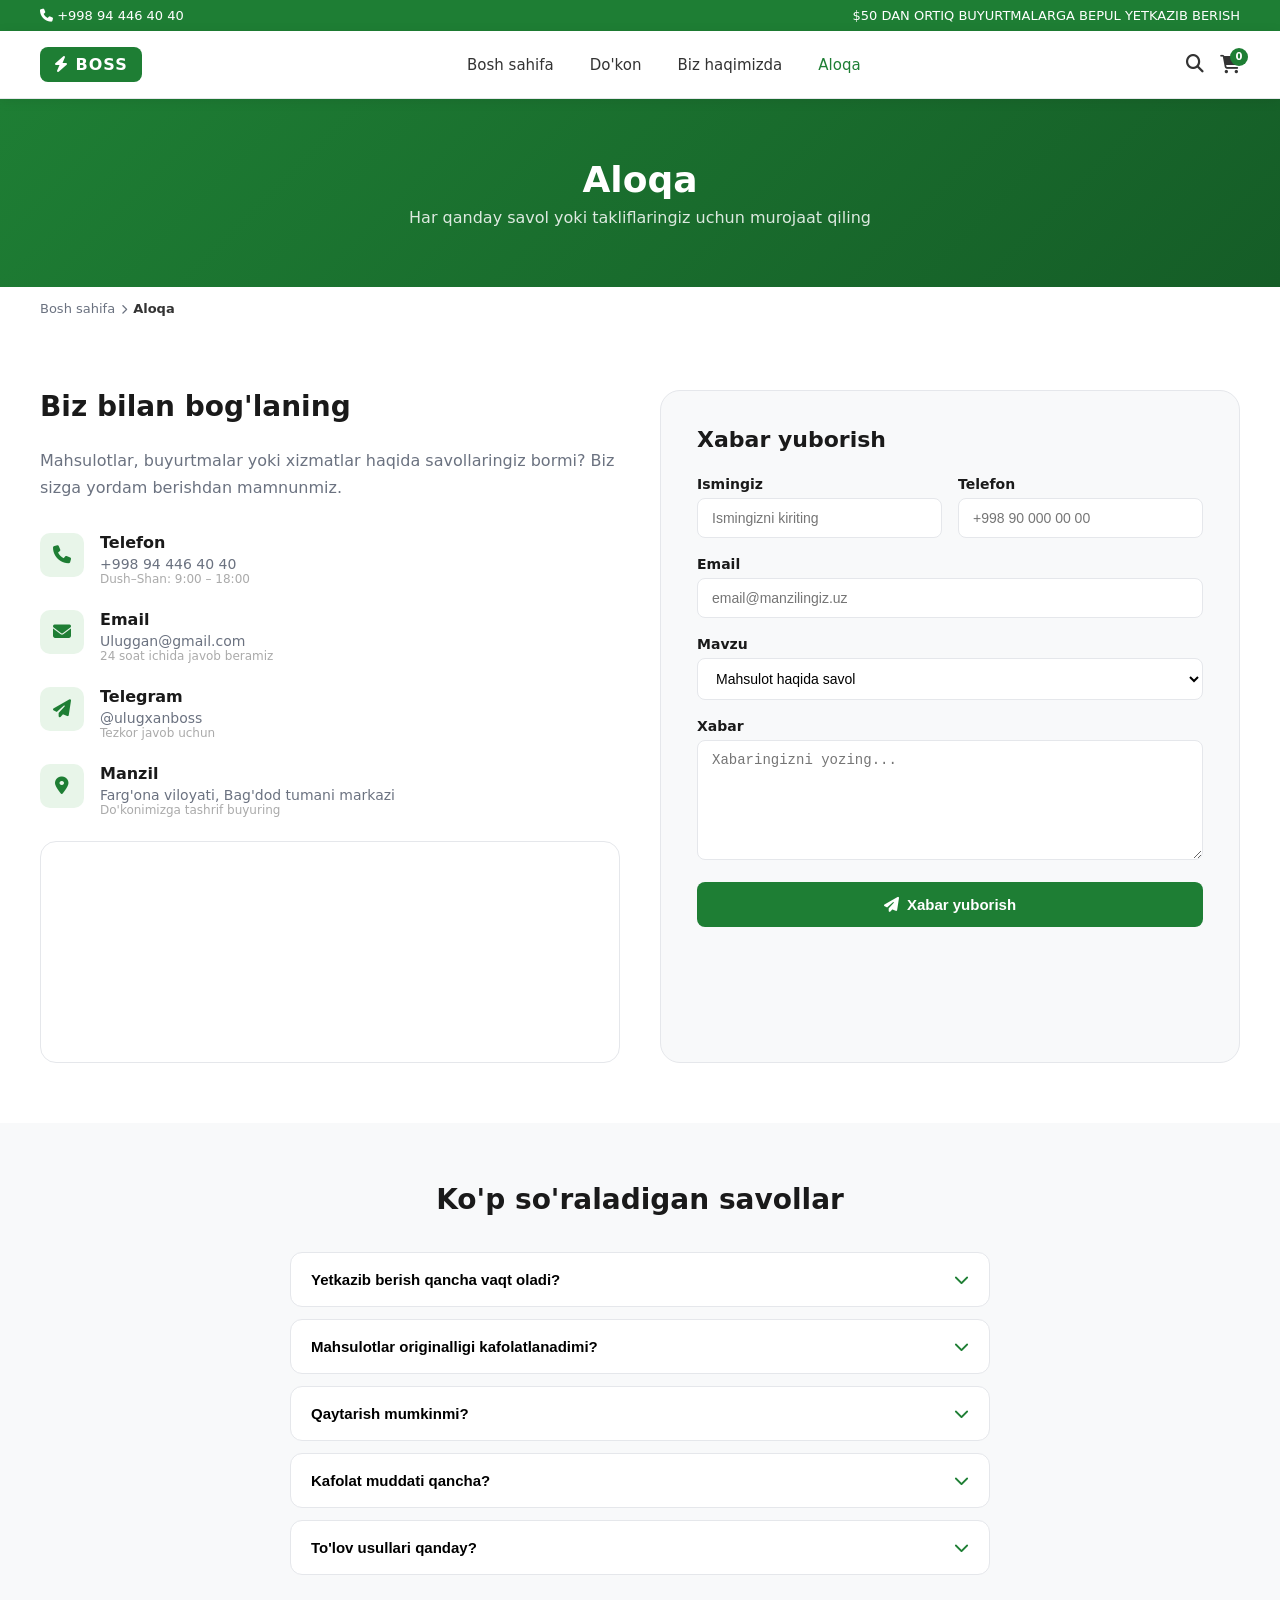
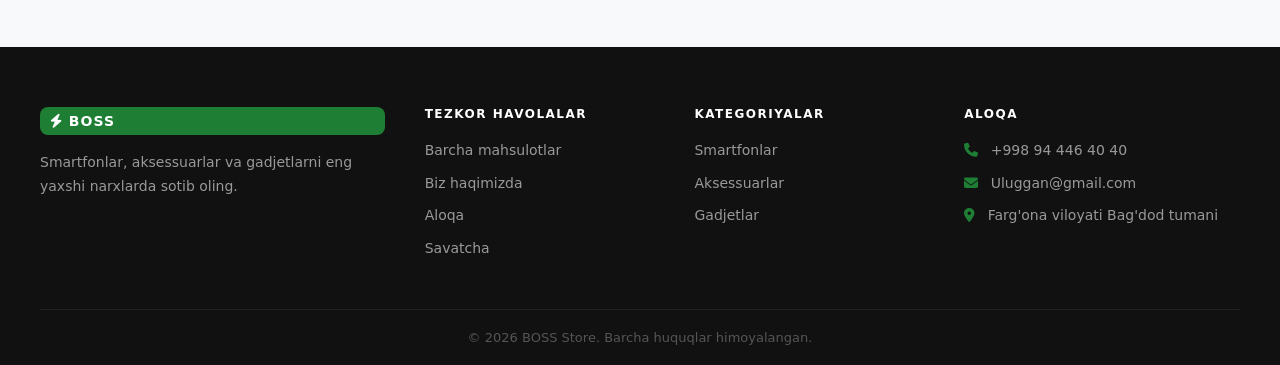
<file: boss-store/pages/aloqa.html>
<!DOCTYPE html>
<html lang="uz">
<head>
  <meta charset="UTF-8" />
  <meta name="viewport" content="width=device-width, initial-scale=1.0" />
  <title>Aloqa — BOSS Store</title>
  <link rel="stylesheet" href="../css/style.css" />
  <link rel="stylesheet" href="https://cdnjs.cloudflare.com/ajax/libs/font-awesome/6.5.0/css/all.min.css" />
</head>
<body>

  <div class="topbar">
    <span><i class="fa fa-phone"></i> +998 94 446 40 40</span>
    <span>$50 DAN ORTIQ BUYURTMALARGA BEPUL YETKAZIB BERISH</span>
  </div>

  <header class="navbar">
    <a href="../index.html" class="logo">
      <div class="logo-box"><i class="fa fa-bolt"></i> BOSS</div>
    </a>
    <nav class="nav-links">
      <a href="../index.html">Bosh sahifa</a>
      <a href="dokon.html">Do'kon</a>
      <a href="haqimizda.html">Biz haqimizda</a>
      <a href="aloqa.html" class="active">Aloqa</a>
    </nav>
    <div class="nav-icons">
      <button class="icon-btn" id="searchToggle"><i class="fa fa-search"></i></button>
      <a href="savatcha.html" class="icon-btn cart-btn">
        <i class="fa fa-shopping-cart"></i>
        <span class="cart-count" id="cartCount">0</span>
      </a>
    </div>
  </header>

  <div class="search-bar" id="searchBar">
    <input type="text" placeholder="Mahsulot qidiring..." id="searchInput" />
    <button onclick="searchProducts()"><i class="fa fa-search"></i></button>
  </div>

  <div class="page-header">
    <h1>Aloqa</h1>
    <p>Har qanday savol yoki takliflaringiz uchun murojaat qiling</p>
  </div>

  <nav class="breadcrumb">
    <a href="../index.html">Bosh sahifa</a>
    <i class="fa fa-chevron-right" style="font-size:10px"></i>
    <span>Aloqa</span>
  </nav>

  <div class="contact-layout">
    <!-- Contact Info -->
    <div class="contact-info">
      <h2>Biz bilan bog'laning</h2>
      <p style="color:var(--gray);margin-bottom:32px;line-height:1.7">
        Mahsulotlar, buyurtmalar yoki xizmatlar haqida savollaringiz bormi?
        Biz sizga yordam berishdan mamnunmiz.
      </p>

      <div class="contact-item">
        <div class="contact-icon"><i class="fa fa-phone"></i></div>
        <div>
          <h4>Telefon</h4>
          <p>+998 94 446 40 40</p>
          <p style="font-size:12px;color:#aaa">Dush–Shan: 9:00 – 18:00</p>
        </div>
      </div>

      <div class="contact-item">
        <div class="contact-icon"><i class="fa fa-envelope"></i></div>
        <div>
          <h4>Email</h4>
          <p>Uluggan@gmail.com</p>
          <p style="font-size:12px;color:#aaa">24 soat ichida javob beramiz</p>
        </div>
      </div>

      <div class="contact-item">
        <div class="contact-icon"><i class="fa fa-paper-plane"></i></div>
        <div>
          <h4>Telegram</h4>
          <p>@ulugxanboss</p>
          <p style="font-size:12px;color:#aaa">Tezkor javob uchun</p>
        </div>
      </div>

      <div class="contact-item">
        <div class="contact-icon"><i class="fa fa-map-marker-alt"></i></div>
        <div>
          <h4>Manzil</h4>
          <p>Farg'ona viloyati, Bag'dod tumani markazi</p>
          <p style="font-size:12px;color:#aaa">Do'konimizga tashrif buyuring</p>
        </div>
      </div>

      <!-- Map placeholder -->
      <div style="margin-top:24px;border-radius:16px;overflow:hidden;border:1px solid var(--border)">
        <iframe
          src="https://www.google.com/maps/embed?pb=!1m18!1m12!1m3!1d48000!2d70.9!3d40.4!2m3!1f0!2f0!3f0!3m2!1i1024!2i768!4f13.1!3m3!1m2!1s0x0%3A0x0!2zNDDCsDI0JzAwLjAiTiA3MMKwNTQnMDAuMCJF!5e0!3m2!1suz!2suz!4v1620000000000!5m2!1suz!2suz"
          width="100%" height="220" style="border:0;display:block" allowfullscreen="" loading="lazy">
        </iframe>
      </div>
    </div>

    <!-- Contact Form -->
    <div class="contact-form">
      <h2>Xabar yuborish</h2>
      <form onsubmit="submitForm(event)">
        <div style="display:grid;grid-template-columns:1fr 1fr;gap:16px">
          <div class="form-group">
            <label>Ismingiz</label>
            <input type="text" placeholder="Ismingizni kiriting" required />
          </div>
          <div class="form-group">
            <label>Telefon</label>
            <input type="tel" placeholder="+998 90 000 00 00" required />
          </div>
        </div>
        <div class="form-group">
          <label>Email</label>
          <input type="email" placeholder="email@manzilingiz.uz" />
        </div>
        <div class="form-group">
          <label>Mavzu</label>
          <select>
            <option>Mahsulot haqida savol</option>
            <option>Buyurtma holati</option>
            <option>Qaytarish va almashtirish</option>
            <option>Kafolat</option>
            <option>Boshqa</option>
          </select>
        </div>
        <div class="form-group">
          <label>Xabar</label>
          <textarea placeholder="Xabaringizni yozing..." required></textarea>
        </div>
        <button type="submit" class="btn-primary" style="width:100%;justify-content:center;padding:14px">
          <i class="fa fa-paper-plane"></i> Xabar yuborish
        </button>
        <p class="form-success" id="formSuccess">
          <i class="fa fa-check-circle"></i> Xabaringiz yuborildi! Tez orada bog'lanamiz.
        </p>
      </form>
    </div>
  </div>

  <!-- FAQ -->
  <section class="section" style="background:var(--light)">
    <div style="text-align:center;margin-bottom:36px">
      <h2 style="font-size:28px;font-weight:800">Ko'p so'raladigan savollar</h2>
    </div>
    <div style="max-width:700px;margin:0 auto" id="faqList"></div>
  </section>

  <footer class="footer">
    <div class="footer-grid">
      <div class="footer-brand">
        <div class="logo-box small"><i class="fa fa-bolt"></i> BOSS</div>
        <p>Smartfonlar, aksessuarlar va gadjetlarni eng yaxshi narxlarda sotib oling.</p>
      </div>
      <div class="footer-col">
        <h4>TEZKOR HAVOLALAR</h4>
        <a href="dokon.html">Barcha mahsulotlar</a>
        <a href="haqimizda.html">Biz haqimizda</a>
        <a href="aloqa.html">Aloqa</a>
        <a href="savatcha.html">Savatcha</a>
      </div>
      <div class="footer-col">
        <h4>KATEGORIYALAR</h4>
        <a href="dokon.html?category=smartfonlar">Smartfonlar</a>
        <a href="dokon.html?category=aksessuarlar">Aksessuarlar</a>
        <a href="dokon.html?category=gadjetlar">Gadjetlar</a>
      </div>
      <div class="footer-col">
        <h4>ALOQA</h4>
        <p><i class="fa fa-phone green-icon"></i> +998 94 446 40 40</p>
        <p><i class="fa fa-envelope green-icon"></i> Uluggan@gmail.com</p>
        <p><i class="fa fa-map-marker-alt green-icon"></i> Farg'ona viloyati Bag'dod tumani</p>
      </div>
    </div>
    <div class="footer-bottom"><p>&copy; 2026 BOSS Store. Barcha huquqlar himoyalangan.</p></div>
  </footer>

  <script src="../js/data.js"></script>
  <script src="../js/main.js"></script>
  <script>
    const faqs = [
      { q: "Yetkazib berish qancha vaqt oladi?", a: "Farg'ona viloyati ichida 1-2 ish kuni. Boshqa viloyatlarga 3-5 ish kuni." },
      { q: "Mahsulotlar originalligi kafolatlanadimi?", a: "Ha, barcha mahsulotlarimiz 100% original va rasmiy ishlab chiqaruvchilardan keltirilgan." },
      { q: "Qaytarish mumkinmi?", a: "Xarid kunidan boshlab 30 kun ichida mahsulotni qaytarish yoki almashtirish mumkin." },
      { q: "Kafolat muddati qancha?", a: "Smartfonlar uchun 1 yil, aksessuarlar uchun 6 oy rasmiy kafolat beriladi." },
      { q: "To'lov usullari qanday?", a: "Naqd pul, Click, Payme, bank kartasi orqali to'lash mumkin." },
    ];

    document.getElementById('faqList').innerHTML = faqs.map((f, i) => `
      <div style="background:#fff;border-radius:12px;margin-bottom:12px;border:1px solid var(--border);overflow:hidden">
        <button onclick="toggleFaq(${i})" style="width:100%;text-align:left;padding:18px 20px;
          font-size:15px;font-weight:600;display:flex;justify-content:space-between;align-items:center;cursor:pointer">
          ${f.q}
          <i class="fa fa-chevron-down" id="faqIcon${i}" style="color:var(--green);transition:transform .2s"></i>
        </button>
        <div id="faqAnswer${i}" style="display:none;padding:0 20px 18px;color:var(--gray);font-size:14px;line-height:1.7">
          ${f.a}
        </div>
      </div>`).join('');

    function toggleFaq(i) {
      const ans = document.getElementById(`faqAnswer${i}`);
      const icon = document.getElementById(`faqIcon${i}`);
      const open = ans.style.display === 'block';
      ans.style.display = open ? 'none' : 'block';
      icon.style.transform = open ? '' : 'rotate(180deg)';
    }

    function submitForm(e) {
      e.preventDefault();
      document.getElementById('formSuccess').style.display = 'block';
      e.target.reset();
    }
  </script>
</body>
</html>
</file>
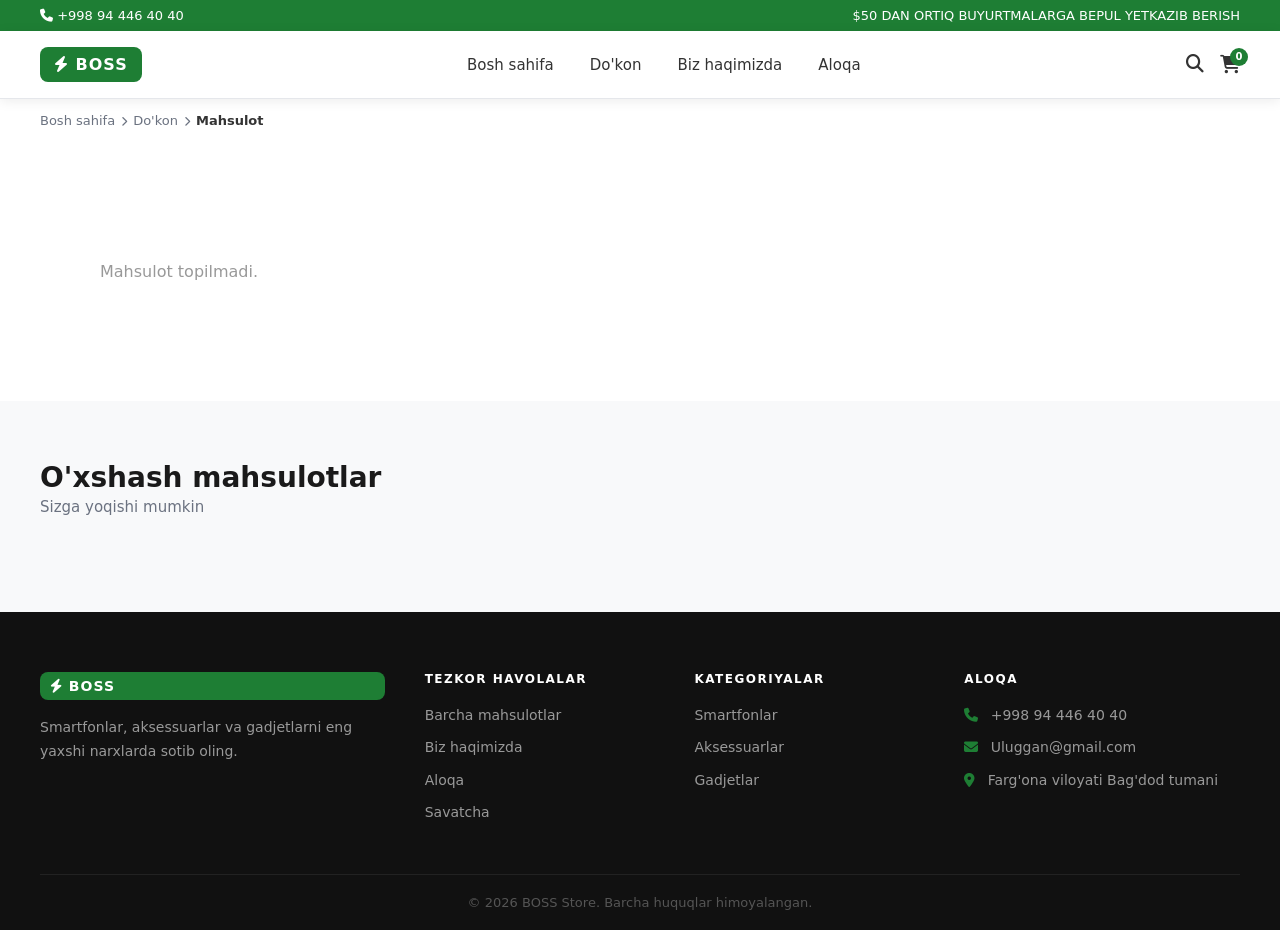
<file: boss-store/pages/mahsulot.html>
<!DOCTYPE html>
<html lang="uz">
<head>
  <meta charset="UTF-8" />
  <meta name="viewport" content="width=device-width, initial-scale=1.0" />
  <title>Mahsulot — BOSS Store</title>
  <link rel="stylesheet" href="../css/style.css" />
  <link rel="stylesheet" href="https://cdnjs.cloudflare.com/ajax/libs/font-awesome/6.5.0/css/all.min.css" />
</head>
<body>

  <div class="topbar">
    <span><i class="fa fa-phone"></i> +998 94 446 40 40</span>
    <span>$50 DAN ORTIQ BUYURTMALARGA BEPUL YETKAZIB BERISH</span>
  </div>

  <header class="navbar">
    <a href="../index.html" class="logo">
      <div class="logo-box"><i class="fa fa-bolt"></i> BOSS</div>
    </a>
    <nav class="nav-links">
      <a href="../index.html">Bosh sahifa</a>
      <a href="dokon.html">Do'kon</a>
      <a href="haqimizda.html">Biz haqimizda</a>
      <a href="aloqa.html">Aloqa</a>
    </nav>
    <div class="nav-icons">
      <button class="icon-btn" id="searchToggle"><i class="fa fa-search"></i></button>
      <a href="savatcha.html" class="icon-btn cart-btn">
        <i class="fa fa-shopping-cart"></i>
        <span class="cart-count" id="cartCount">0</span>
      </a>
    </div>
  </header>

  <div class="search-bar" id="searchBar">
    <input type="text" placeholder="Mahsulot qidiring..." id="searchInput" />
    <button onclick="searchProducts()"><i class="fa fa-search"></i></button>
  </div>

  <nav class="breadcrumb" id="breadcrumb">
    <a href="../index.html">Bosh sahifa</a>
    <i class="fa fa-chevron-right" style="font-size:10px"></i>
    <a href="dokon.html">Do'kon</a>
    <i class="fa fa-chevron-right" style="font-size:10px"></i>
    <span id="breadcrumbName">Mahsulot</span>
  </nav>

  <div class="product-detail" id="productDetail">
    <p style="color:#999">Yuklanmoqda...</p>
  </div>

  <!-- Related Products -->
  <section class="section" style="background:var(--light)">
    <div class="section-header">
      <div><h2>O'xshash mahsulotlar</h2><p>Sizga yoqishi mumkin</p></div>
    </div>
    <div class="product-grid" id="relatedProducts"></div>
  </section>

  <footer class="footer">
    <div class="footer-grid">
      <div class="footer-brand">
        <div class="logo-box small"><i class="fa fa-bolt"></i> BOSS</div>
        <p>Smartfonlar, aksessuarlar va gadjetlarni eng yaxshi narxlarda sotib oling.</p>
      </div>
      <div class="footer-col">
        <h4>TEZKOR HAVOLALAR</h4>
        <a href="dokon.html">Barcha mahsulotlar</a>
        <a href="haqimizda.html">Biz haqimizda</a>
        <a href="aloqa.html">Aloqa</a>
        <a href="savatcha.html">Savatcha</a>
      </div>
      <div class="footer-col">
        <h4>KATEGORIYALAR</h4>
        <a href="dokon.html?category=smartfonlar">Smartfonlar</a>
        <a href="dokon.html?category=aksessuarlar">Aksessuarlar</a>
        <a href="dokon.html?category=gadjetlar">Gadjetlar</a>
      </div>
      <div class="footer-col">
        <h4>ALOQA</h4>
        <p><i class="fa fa-phone green-icon"></i> +998 94 446 40 40</p>
        <p><i class="fa fa-envelope green-icon"></i> Uluggan@gmail.com</p>
        <p><i class="fa fa-map-marker-alt green-icon"></i> Farg'ona viloyati Bag'dod tumani</p>
      </div>
    </div>
    <div class="footer-bottom"><p>&copy; 2026 BOSS Store. Barcha huquqlar himoyalangan.</p></div>
  </footer>

  <script src="../js/data.js"></script>
  <script src="../js/main.js"></script>
  <script>
    document.addEventListener('DOMContentLoaded', () => {
      updateCartCount();
      const id = parseInt(new URLSearchParams(location.search).get('id'));
      const p = products.find(x => x.id === id);
      if (!p) {
        document.getElementById('productDetail').innerHTML = '<p style="padding:60px;color:#999">Mahsulot topilmadi.</p>';
        return;
      }
      document.title = `${p.name} — BOSS Store`;
      document.getElementById('breadcrumbName').textContent = p.name;

      const imgs = p.images || [p.image];
      const specsHTML = Object.entries(p.specs).map(([k, v]) =>
        `<div class="spec-row"><span>${k}</span><strong>${v}</strong></div>`
      ).join('');
      const thumbs = imgs.map((src, i) =>
        `<img src="${src}" class="${i===0?'active':''}" onclick="switchImg('${src}',this)" />`
      ).join('');

      document.getElementById('productDetail').innerHTML = `
        <div class="detail-gallery">
          <div class="main-img"><img src="${imgs[0]}" id="mainImg" alt="${p.name}" /></div>
          ${imgs.length > 1 ? `<div class="thumb-list">${thumbs}</div>` : ''}
        </div>
        <div class="detail-info">
          <div class="product-brand">${p.brand}</div>
          <h1>${p.name}</h1>
          <div class="product-rating" style="font-size:15px;margin-bottom:16px">
            ${'<i class="fa fa-star" style="color:#f59e0b"></i>'.repeat(Math.round(p.rating))}
            <span style="margin-left:4px">${p.rating} (${p.reviews} sharh)</span>
          </div>
          <div style="margin-bottom:20px">
            <span class="detail-price">$${p.price}</span>
            ${p.oldPrice ? `<span class="detail-old">$${p.oldPrice}</span>` : ''}
            ${p.oldPrice ? `<span style="background:#e8f5e9;color:var(--green);padding:4px 10px;border-radius:20px;font-size:13px;font-weight:700;margin-left:8px">
              ${Math.round((1-p.price/p.oldPrice)*100)}% chegirma</span>` : ''}
          </div>
          <p class="detail-desc">${p.description}</p>
          <div class="detail-specs">${specsHTML}</div>
          // Nasiya kalkulyatorni ishga tushirish
currentPrice = p.price;
const nasiyaBox = document.getElementById('nasiyaBox');
if (nasiyaBox) {
  nasiyaBox.style.display = 'block';
  nasiyaOyTanlash(3, p.price);
}
          <!-- NASIYA KALKULYATOR -->
<div class="nasiya-box" id="nasiyaBox" style="display:none">
  <h3>💳 Nasiya savdo</h3>
  <p class="nasiya-subtitle">Qulay to'lov muddatini tanlang</p>
  
  <div class="nasiya-oylar">
    <button class="nasiya-oy-btn active" data-oy="3" 
      onclick="nasiyaOyTanlash(3, currentPrice)">3 oy</button>
    <button class="nasiya-oy-btn" data-oy="6" 
      onclick="nasiyaOyTanlash(6, currentPrice)">6 oy</button>
    <button class="nasiya-oy-btn" data-oy="9" 
      onclick="nasiyaOyTanlash(9, currentPrice)">9 oy</button>
    <button class="nasiya-oy-btn" data-oy="12" 
      onclick="nasiyaOyTanlash(12, currentPrice)">12 oy</button>
  </div>

  <div class="nasiya-natija">
    <div class="nasiya-row">
      <span>Muddat</span>
      <span id="nasiyaMuddat">3 oy</span>
    </div>
    <div class="nasiya-row">
      <span>Ustama foiz</span>
      <span id="nasiyaFoiz">5%</span>
    </div>
    <div class="nasiya-row jami">
      <span>Umumiy summa</span>
      <span id="nasiyaUmumiy">—</span>
    </div>
    <div class="nasiya-row oylik">
      <span>Oylik to'lov</span>
      <span id="nasiyaOylik">—</span>
    </div>
  </div>

  <button class="nasiya-btn" onclick="nasiyaBuyurtma(currentPrice)">
    💳 Nasiya bo'yicha buyurtma berish
  </button>
</div>
          <div class="detail-actions">
            <button class="btn-primary" onclick="addToCart(${p.id})">
              <i class="fa fa-shopping-cart"></i> Savatga qo'shish
            </button>
            <a href="savatcha.html" class="btn-outline">Savatchani ko'rish</a>
          </div>
          <div style="margin-top:20px;display:flex;gap:24px;font-size:13px;color:var(--gray)">
            <span><i class="fa fa-truck green-icon"></i> Bepul yetkazib berish</span>
            <span><i class="fa fa-shield-alt green-icon"></i> 1 yil kafolat</span>
            <span><i class="fa fa-undo green-icon"></i> 30 kun qaytarish</span>
          </div>
        </div>`;

      // Related products
      const related = products.filter(x => x.category === p.category && x.id !== p.id).slice(0, 4);
      document.getElementById('relatedProducts').innerHTML = related.map(x => productCard(x)).join('');
    });
    let currentPrice = 0;
    function switchImg(src, el) {
      document.getElementById('mainImg').src = src;
      document.querySelectorAll('.thumb-list img').forEach(i => i.classList.remove('active'));
      el.classList.add('active');
    }
  </script>
</body>
</html>
</file>
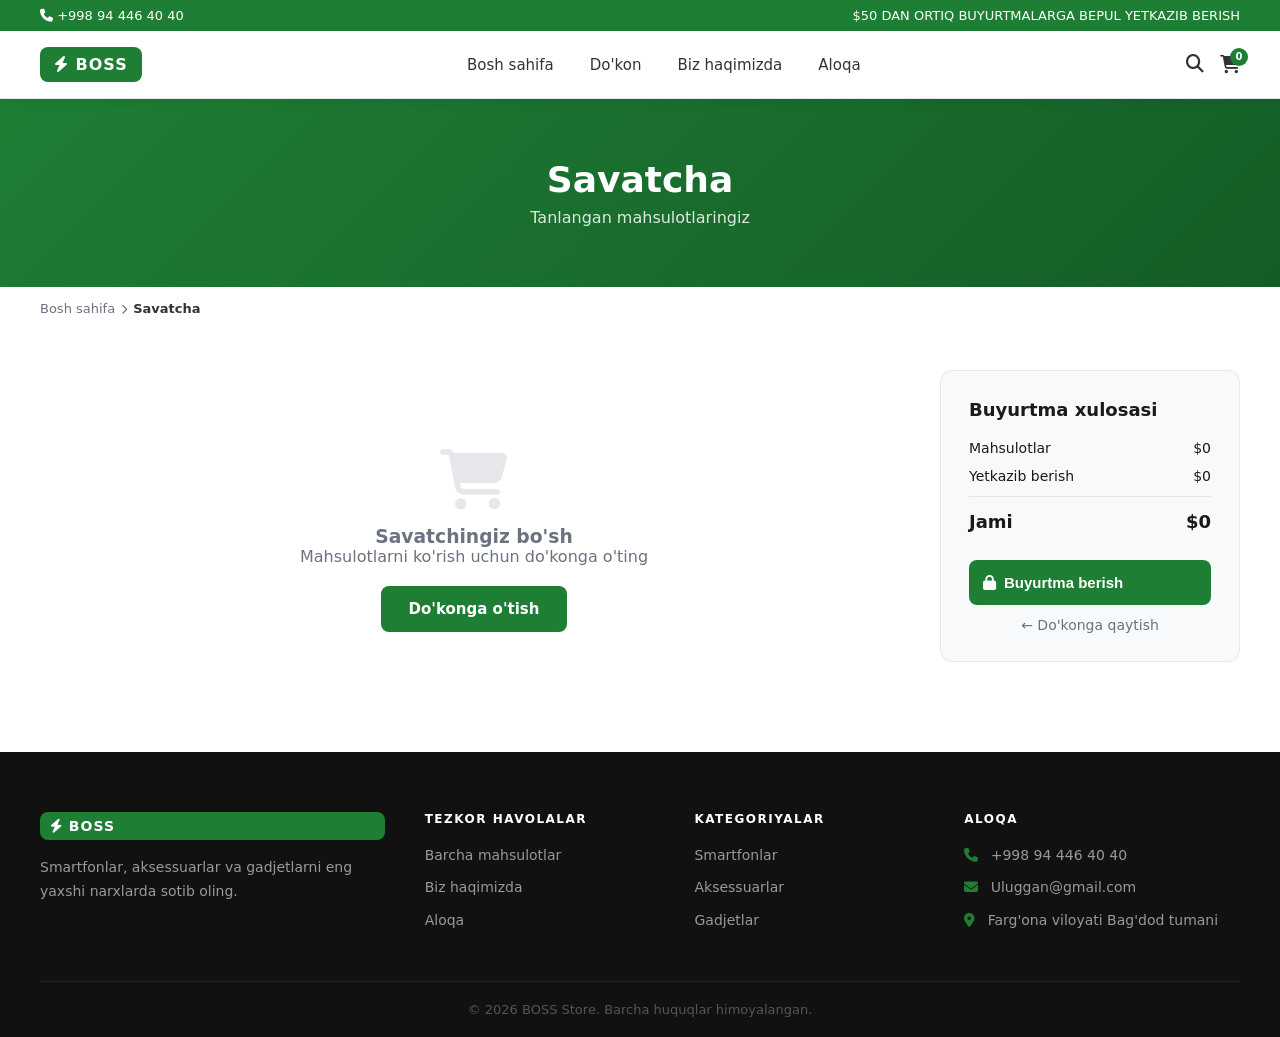
<file: boss-store/pages/savatcha.html>
<!DOCTYPE html>
<html lang="uz">
<head>
  <meta charset="UTF-8" />
  <meta name="viewport" content="width=device-width, initial-scale=1.0" />
  <title>Savatcha — BOSS Store</title>
  <link rel="stylesheet" href="../css/style.css" />
  <link rel="stylesheet" href="https://cdnjs.cloudflare.com/ajax/libs/font-awesome/6.5.0/css/all.min.css" />
</head>
<body>

  <div class="topbar">
    <span><i class="fa fa-phone"></i> +998 94 446 40 40</span>
    <span>$50 DAN ORTIQ BUYURTMALARGA BEPUL YETKAZIB BERISH</span>
  </div>

  <header class="navbar">
    <a href="../index.html" class="logo">
      <div class="logo-box"><i class="fa fa-bolt"></i> BOSS</div>
    </a>
    <nav class="nav-links">
      <a href="../index.html">Bosh sahifa</a>
      <a href="dokon.html">Do'kon</a>
      <a href="haqimizda.html">Biz haqimizda</a>
      <a href="aloqa.html">Aloqa</a>
    </nav>
    <div class="nav-icons">
      <button class="icon-btn" id="searchToggle"><i class="fa fa-search"></i></button>
      <a href="savatcha.html" class="icon-btn cart-btn">
        <i class="fa fa-shopping-cart"></i>
        <span class="cart-count" id="cartCount">0</span>
      </a>
    </div>
  </header>

  <div class="search-bar" id="searchBar">
    <input type="text" placeholder="Mahsulot qidiring..." id="searchInput" />
    <button onclick="searchProducts()"><i class="fa fa-search"></i></button>
  </div>

  <div class="page-header">
    <h1>Savatcha</h1>
    <p>Tanlangan mahsulotlaringiz</p>
  </div>

  <nav class="breadcrumb">
    <a href="../index.html">Bosh sahifa</a>
    <i class="fa fa-chevron-right" style="font-size:10px"></i>
    <span>Savatcha</span>
  </nav>

  <div class="cart-layout">
    <div class="cart-items" id="cartItems"></div>
    <aside class="cart-summary">
      <h3>Buyurtma xulosasi</h3>
      <div class="summary-row"><span>Mahsulotlar</span><span id="cartSubtotal">$0</span></div>
      <div class="summary-row"><span>Yetkazib berish</span><span id="cartShipping">$0</span></div>
      <div class="summary-row total"><span>Jami</span><span id="cartTotal">$0</span></div>
      <button class="btn-primary checkout-btn" onclick="checkout()">
        <i class="fa fa-lock"></i> Buyurtma berish
      </button>
      <a href="dokon.html" style="display:block;text-align:center;margin-top:12px;font-size:14px;color:var(--gray)">
        ← Do'konga qaytish
      </a>
    </aside>
  </div>

  <footer class="footer">
    <div class="footer-grid">
      <div class="footer-brand">
        <div class="logo-box small"><i class="fa fa-bolt"></i> BOSS</div>
        <p>Smartfonlar, aksessuarlar va gadjetlarni eng yaxshi narxlarda sotib oling.</p>
      </div>
      <div class="footer-col">
        <h4>TEZKOR HAVOLALAR</h4>
        <a href="dokon.html">Barcha mahsulotlar</a>
        <a href="haqimizda.html">Biz haqimizda</a>
        <a href="aloqa.html">Aloqa</a>
      </div>
      <div class="footer-col">
        <h4>KATEGORIYALAR</h4>
        <a href="dokon.html?category=smartfonlar">Smartfonlar</a>
        <a href="dokon.html?category=aksessuarlar">Aksessuarlar</a>
        <a href="dokon.html?category=gadjetlar">Gadjetlar</a>
      </div>
      <div class="footer-col">
        <h4>ALOQA</h4>
        <p><i class="fa fa-phone green-icon"></i> +998 94 446 40 40</p>
        <p><i class="fa fa-envelope green-icon"></i> Uluggan@gmail.com</p>
        <p><i class="fa fa-map-marker-alt green-icon"></i> Farg'ona viloyati Bag'dod tumani</p>
      </div>
    </div>
    <div class="footer-bottom"><p>&copy; 2026 BOSS Store. Barcha huquqlar himoyalangan.</p></div>
  </footer>

  <script src="../js/data.js"></script>
  <script src="../js/main.js"></script>
  <script>
    document.addEventListener('DOMContentLoaded', () => {
      updateCartCount();
      renderCart();
    });
    function checkout() {
      const cart = getCart();
      if (!cart.length) { showToast("Savatcha bo'sh!"); return; }
      if (confirm("Buyurtmani tasdiqlaysizmi?\n\nTez orada siz bilan bog'lanamiz!")) {
        localStorage.removeItem('bossCart');
        updateCartCount();
        renderCart();
        showToast("Buyurtmangiz qabul qilindi! Rahmat!");
      }
    }
  </script>
</body>
</html>
</file>
<file: boss-store/css/style.css>
/* ===== RESET & BASE ===== */
*, *::before, *::after { box-sizing: border-box; margin: 0; padding: 0; }
html { scroll-behavior: smooth; }
body { font-family: 'Segoe UI', system-ui, sans-serif; color: #1a1a1a; background: #fff; }
a { text-decoration: none; color: inherit; }
img { max-width: 100%; display: block; }
button { cursor: pointer; border: none; background: none; }

:root {
  --green: #1e7e34;
  --green-light: #e8f5e9;
  --green-hover: #155d27;
  --gray: #6b7280;
  --light: #f8f9fa;
  --border: #e5e7eb;
  --radius: 12px;
  --shadow: 0 2px 12px rgba(0,0,0,0.08);
}

/* ===== TOPBAR ===== */
.topbar {
  background: var(--green);
  color: #fff;
  display: flex;
  justify-content: space-between;
  align-items: center;
  padding: 8px 40px;
  font-size: 13px;
  font-weight: 500;
}

/* ===== NAVBAR ===== */
.navbar {
  display: flex;
  align-items: center;
  justify-content: space-between;
  padding: 16px 40px;
  background: #fff;
  border-bottom: 1px solid var(--border);
  position: sticky;
  top: 0;
  z-index: 100;
  box-shadow: var(--shadow);
}
.logo-box {
  background: var(--green);
  color: #fff;
  padding: 8px 14px;
  border-radius: 8px;
  font-weight: 800;
  font-size: 16px;
  letter-spacing: 1px;
}
.logo-box.small { font-size: 14px; padding: 6px 10px; }
.nav-links { display: flex; gap: 36px; }
.nav-links a { font-size: 15px; font-weight: 500; color: #333; transition: color .2s; }
.nav-links a:hover, .nav-links a.active { color: var(--green); }
.nav-icons { display: flex; align-items: center; gap: 16px; }
.icon-btn {
  background: none; border: none; font-size: 18px;
  color: #333; cursor: pointer; position: relative; transition: color .2s;
}
.icon-btn:hover { color: var(--green); }
.cart-btn { display: flex; align-items: center; }
.cart-count {
  position: absolute; top: -8px; right: -8px;
  background: var(--green); color: #fff;
  font-size: 10px; font-weight: 700;
  width: 18px; height: 18px; border-radius: 50%;
  display: flex; align-items: center; justify-content: center;
}

/* ===== SEARCH BAR ===== */
.search-bar {
  display: none;
  padding: 12px 40px;
  background: var(--light);
  border-bottom: 1px solid var(--border);
  gap: 8px;
}
.search-bar.open { display: flex; }
.search-bar input {
  flex: 1; padding: 10px 16px; border: 1px solid var(--border);
  border-radius: 8px; font-size: 14px; outline: none;
}
.search-bar input:focus { border-color: var(--green); }
.search-bar button {
  background: var(--green); color: #fff;
  padding: 10px 18px; border-radius: 8px; font-size: 15px;
}

/* ===== HERO ===== */
.hero {
  display: flex;
  align-items: center;
  justify-content: space-between;
  padding: 80px 40px;
  background: linear-gradient(135deg, #f0faf1 0%, #fff 60%);
  min-height: 520px;
  gap: 40px;
}
.hero-content { max-width: 520px; }
.badge {
  display: inline-flex; align-items: center; gap: 6px;
  background: var(--green-light); color: var(--green);
  padding: 6px 14px; border-radius: 20px;
  font-size: 13px; font-weight: 600; margin-bottom: 20px;
}
.white-badge {
  background: rgba(255,255,255,0.2); color: #fff;
}
.hero-content h1 {
  font-size: 52px; font-weight: 800; line-height: 1.15;
  color: #111; margin-bottom: 20px;
}
.green { color: var(--green); }
.hero-content p { font-size: 17px; color: var(--gray); margin-bottom: 32px; line-height: 1.6; }
.hero-btns { display: flex; gap: 16px; flex-wrap: wrap; }
.btn-primary {
  background: var(--green); color: #fff;
  padding: 14px 28px; border-radius: 8px;
  font-size: 15px; font-weight: 600;
  display: inline-flex; align-items: center; gap: 8px;
  transition: background .2s, transform .15s;
}
.btn-primary:hover { background: var(--green-hover); transform: translateY(-1px); }
.btn-outline {
  border: 2px solid #333; color: #333;
  padding: 13px 26px; border-radius: 8px;
  font-size: 15px; font-weight: 600;
  transition: border-color .2s, color .2s;
}
.btn-outline:hover { border-color: var(--green); color: var(--green); }
.hero-image img {
  width: 440px; height: 400px; object-fit: contain;
  border-radius: 20px;
  filter: drop-shadow(0 20px 40px rgba(0,0,0,0.15));
}

/* ===== STATS ===== */
.stats {
  display: flex; justify-content: space-around;
  padding: 40px; background: var(--green);
}
.stat-item { text-align: center; color: #fff; }
.stat-item strong { display: block; font-size: 32px; font-weight: 800; }
.stat-item span { font-size: 14px; opacity: .85; }

/* ===== SECTION BASE ===== */
.section { padding: 60px 40px; }
.section-header {
  display: flex; justify-content: space-between;
  align-items: flex-end; margin-bottom: 36px;
}
.section-header h2 { font-size: 28px; font-weight: 700; }
.section-header p { color: var(--gray); margin-top: 4px; font-size: 15px; }
.link-green { color: var(--green); font-weight: 600; font-size: 15px; display: flex; align-items: center; gap: 4px; }
.link-green:hover { text-decoration: underline; }

/* ===== CATEGORIES ===== */
.categories { background: #fff; }
.category-grid { display: grid; grid-template-columns: repeat(3, 1fr); gap: 24px; }
.category-card {
  background: var(--green-light);
  border-radius: var(--radius);
  padding: 32px 28px;
  display: flex; flex-direction: column;
  transition: transform .2s, box-shadow .2s;
  border: 1px solid transparent;
}
.category-card:hover {
  transform: translateY(-4px);
  box-shadow: 0 8px 24px rgba(30,126,52,.15);
  border-color: var(--green);
}
.cat-icon {
  width: 52px; height: 52px; background: var(--green);
  border-radius: 12px; display: flex; align-items: center;
  justify-content: center; color: #fff; font-size: 22px;
  margin-bottom: 16px;
}
.category-card h3 { font-size: 18px; font-weight: 700; margin-bottom: 8px; }
.category-card span { color: var(--gray); font-size: 14px; margin-top: auto; }

/* ===== PRODUCTS ===== */
.products { background: var(--light); }
.product-grid { display: grid; grid-template-columns: repeat(4, 1fr); gap: 24px; }
.product-card {
  background: #fff; border-radius: var(--radius);
  overflow: hidden; box-shadow: var(--shadow);
  transition: transform .2s, box-shadow .2s;
  display: flex; flex-direction: column;
}
.product-card:hover { transform: translateY(-4px); box-shadow: 0 12px 28px rgba(0,0,0,0.12); }
.product-img {
  position: relative; height: 220px; overflow: hidden;
}
.product-img img {
  width: 100%; height: 100%; object-fit: cover;
  transition: transform .3s;
}
.product-card:hover .product-img img { transform: scale(1.04); }
.product-badge {
  position: absolute; top: 12px; left: 12px;
  background: var(--green); color: #fff;
  font-size: 11px; font-weight: 700;
  padding: 4px 10px; border-radius: 4px; letter-spacing: .5px;
}
.product-badge.red { background: #e53935; }
.product-info { padding: 16px; flex: 1; display: flex; flex-direction: column; }
.product-brand { font-size: 11px; font-weight: 600; color: var(--gray); letter-spacing: 1px; text-transform: uppercase; }
.product-name { font-size: 15px; font-weight: 700; margin: 6px 0 8px; color: #111; }
.product-rating { display: flex; align-items: center; gap: 4px; font-size: 13px; color: var(--gray); margin-bottom: 12px; }
.product-rating i { color: #f59e0b; }
.product-footer { display: flex; align-items: center; justify-content: space-between; margin-top: auto; }
.product-price { font-size: 20px; font-weight: 800; color: #111; }
.product-old-price { font-size: 13px; color: var(--gray); text-decoration: line-through; margin-left: 6px; }
.add-to-cart {
  width: 40px; height: 40px; background: var(--green-light);
  border-radius: 8px; display: flex; align-items: center;
  justify-content: center; color: var(--green);
  font-size: 16px; transition: background .2s, color .2s;
}
.add-to-cart:hover { background: var(--green); color: #fff; }

/* ===== PROMO BANNER ===== */
.promo-banner {
  background: linear-gradient(135deg, #1e7e34 0%, #155d27 100%);
  border-radius: 20px; margin: 0 40px 60px;
  display: flex; align-items: center;
  justify-content: space-between; padding: 60px;
  overflow: hidden; position: relative;
}
.promo-banner::before {
  content: ''; position: absolute;
  width: 300px; height: 300px;
  background: rgba(255,255,255,.05);
  border-radius: 50%; right: 200px; top: -100px;
}
.promo-text { color: #fff; max-width: 440px; }
.promo-text h2 { font-size: 40px; font-weight: 800; line-height: 1.2; margin: 16px 0 12px; }
.promo-text h2 .green { color: #a5d6a7; }
.promo-text p { opacity: .85; margin-bottom: 28px; font-size: 16px; }
.promo-image img { width: 280px; height: 280px; object-fit: contain; filter: drop-shadow(0 10px 30px rgba(0,0,0,.3)); }

/* ===== NEWSLETTER ===== */
.newsletter { background: #fff; }
.newsletter-box {
  max-width: 560px; margin: 0 auto;
  background: var(--light); border-radius: 20px;
  padding: 52px 48px; text-align: center;
  border: 1px solid var(--border);
}
.newsletter-icon { font-size: 40px; color: var(--green); margin-bottom: 16px; }
.newsletter-box h2 { font-size: 24px; font-weight: 700; margin-bottom: 10px; }
.newsletter-box p { color: var(--gray); margin-bottom: 24px; font-size: 15px; }
.newsletter-form { display: flex; gap: 10px; }
.newsletter-form input {
  flex: 1; padding: 12px 16px; border: 1px solid var(--border);
  border-radius: 8px; font-size: 14px; outline: none;
}
.newsletter-form input:focus { border-color: var(--green); }
.newsletter-form button {
  background: var(--green); color: #fff;
  padding: 12px 22px; border-radius: 8px;
  font-size: 14px; font-weight: 600;
  white-space: nowrap; transition: background .2s;
}
.newsletter-form button:hover { background: var(--green-hover); }
.newsletter-success { color: var(--green); font-weight: 600; margin-top: 12px; display: none; }

/* ===== FOOTER ===== */
.footer { background: #111; color: #ccc; padding: 60px 40px 0; }
.footer-grid { display: grid; grid-template-columns: 1.5fr 1fr 1fr 1.2fr; gap: 40px; padding-bottom: 40px; }
.footer-brand .logo-box { margin-bottom: 16px; }
.footer-brand p { font-size: 14px; line-height: 1.7; color: #999; }
.footer-col h4 { color: #fff; font-size: 12px; letter-spacing: 1.5px; margin-bottom: 18px; }
.footer-col a, .footer-col p {
  display: block; font-size: 14px; color: #999;
  margin-bottom: 10px; line-height: 1.6; transition: color .2s;
}
.footer-col a:hover { color: var(--green); }
.green-icon { color: var(--green); margin-right: 8px; }
.footer-bottom {
  border-top: 1px solid #222; padding: 20px 0;
  text-align: center; font-size: 13px; color: #555;
}

/* ===== PAGE HEADER ===== */
.page-header {
  background: linear-gradient(135deg, var(--green) 0%, var(--green-hover) 100%);
  color: #fff; padding: 60px 40px; text-align: center;
}
.page-header h1 { font-size: 36px; font-weight: 800; margin-bottom: 8px; }
.page-header p { opacity: .85; font-size: 16px; }

/* ===== SHOP PAGE ===== */
.shop-layout { display: flex; gap: 32px; padding: 40px; }
.sidebar { width: 240px; flex-shrink: 0; }
.sidebar-card {
  background: var(--light); border-radius: var(--radius);
  padding: 24px; border: 1px solid var(--border); margin-bottom: 20px;
}
.sidebar-card h3 { font-size: 15px; font-weight: 700; margin-bottom: 16px; }
.filter-option { display: flex; align-items: center; gap: 8px; margin-bottom: 10px; cursor: pointer; font-size: 14px; }
.filter-option input[type=checkbox] { accent-color: var(--green); width: 16px; height: 16px; }
.price-range { width: 100%; accent-color: var(--green); margin: 8px 0; }
.shop-main { flex: 1; }
.shop-toolbar {
  display: flex; justify-content: space-between;
  align-items: center; margin-bottom: 24px;
  flex-wrap: wrap; gap: 12px;
}
.shop-toolbar select {
  padding: 8px 14px; border: 1px solid var(--border);
  border-radius: 8px; font-size: 14px; outline: none;
}
.product-grid-3 { display: grid; grid-template-columns: repeat(3, 1fr); gap: 24px; }

/* ===== CART PAGE ===== */
.cart-layout { display: flex; gap: 32px; padding: 40px; align-items: flex-start; }
.cart-items { flex: 1; }
.cart-item {
  display: flex; gap: 20px; background: var(--light);
  border-radius: var(--radius); padding: 20px;
  margin-bottom: 16px; border: 1px solid var(--border);
  align-items: center;
}
.cart-item img { width: 80px; height: 80px; object-fit: cover; border-radius: 8px; }
.cart-item-info { flex: 1; }
.cart-item-info h4 { font-size: 15px; font-weight: 700; margin-bottom: 4px; }
.cart-item-info p { color: var(--gray); font-size: 13px; }
.qty-control { display: flex; align-items: center; gap: 12px; margin-top: 10px; }
.qty-btn {
  width: 28px; height: 28px; border-radius: 6px;
  background: var(--border); font-size: 16px;
  display: flex; align-items: center; justify-content: center;
  cursor: pointer; transition: background .15s;
}
.qty-btn:hover { background: var(--green); color: #fff; }
.remove-btn { color: #e53935; font-size: 18px; cursor: pointer; padding: 4px; }
.cart-summary {
  width: 300px; background: var(--light);
  border-radius: var(--radius); padding: 28px;
  border: 1px solid var(--border); position: sticky; top: 80px;
}
.cart-summary h3 { font-size: 18px; font-weight: 700; margin-bottom: 20px; }
.summary-row { display: flex; justify-content: space-between; font-size: 14px; margin-bottom: 12px; }
.summary-row.total { font-size: 18px; font-weight: 700; border-top: 1px solid var(--border); padding-top: 14px; margin-top: 4px; }
.checkout-btn { width: 100%; margin-top: 16px; text-align: center; padding: 14px; font-size: 15px; }
.empty-cart { text-align: center; padding: 80px 20px; color: var(--gray); }
.empty-cart i { font-size: 60px; margin-bottom: 16px; color: var(--border); }

/* ===== ABOUT PAGE ===== */
.about-section { padding: 60px 40px; }
.about-grid { display: grid; grid-template-columns: 1fr 1fr; gap: 60px; align-items: center; }
.about-grid img { border-radius: 20px; width: 100%; height: 400px; object-fit: cover; }
.about-text h2 { font-size: 32px; font-weight: 800; margin-bottom: 16px; }
.about-text p { color: var(--gray); line-height: 1.8; margin-bottom: 16px; }
.team-grid { display: grid; grid-template-columns: repeat(3, 1fr); gap: 24px; padding: 0 40px 60px; }
.team-card { text-align: center; }
.team-card img { width: 120px; height: 120px; border-radius: 50%; object-fit: cover; margin: 0 auto 16px; border: 3px solid var(--green); }
.team-card h4 { font-weight: 700; margin-bottom: 4px; }
.team-card p { color: var(--gray); font-size: 14px; }

/* ===== CONTACT PAGE ===== */
.contact-layout { display: grid; grid-template-columns: 1fr 1fr; gap: 40px; padding: 60px 40px; }
.contact-info h2 { font-size: 28px; font-weight: 700; margin-bottom: 24px; }
.contact-item { display: flex; gap: 16px; margin-bottom: 24px; align-items: flex-start; }
.contact-icon {
  width: 44px; height: 44px; background: var(--green-light);
  border-radius: 10px; display: flex; align-items: center;
  justify-content: center; color: var(--green); font-size: 18px; flex-shrink: 0;
}
.contact-item h4 { font-weight: 600; margin-bottom: 4px; }
.contact-item p { color: var(--gray); font-size: 14px; }
.contact-form { background: var(--light); border-radius: 20px; padding: 36px; border: 1px solid var(--border); }
.contact-form h2 { font-size: 22px; font-weight: 700; margin-bottom: 24px; }
.form-group { margin-bottom: 18px; }
.form-group label { display: block; font-size: 14px; font-weight: 600; margin-bottom: 6px; }
.form-group input, .form-group textarea, .form-group select {
  width: 100%; padding: 11px 14px;
  border: 1px solid var(--border); border-radius: 8px;
  font-size: 14px; outline: none; background: #fff;
  transition: border-color .2s;
}
.form-group input:focus, .form-group textarea:focus { border-color: var(--green); }
.form-group textarea { height: 120px; resize: vertical; }
.form-success { color: var(--green); font-weight: 600; margin-top: 12px; display: none; }

/* ===== PRODUCT DETAIL ===== */
.product-detail { display: flex; gap: 48px; padding: 60px 40px; }
.detail-gallery { flex: 1; }
.detail-gallery .main-img { border-radius: 16px; overflow: hidden; }
.detail-gallery .main-img img { width: 100%; height: 420px; object-fit: cover; }
.thumb-list { display: flex; gap: 10px; margin-top: 12px; }
.thumb-list img { width: 70px; height: 70px; object-fit: cover; border-radius: 8px; cursor: pointer; border: 2px solid transparent; }
.thumb-list img.active { border-color: var(--green); }
.detail-info { flex: 1; }
.detail-info .product-brand { font-size: 13px; color: var(--gray); letter-spacing: 1px; }
.detail-info h1 { font-size: 30px; font-weight: 800; margin: 10px 0; }
.detail-price { font-size: 32px; font-weight: 800; color: var(--green); margin-bottom: 20px; }
.detail-old { font-size: 18px; color: var(--gray); text-decoration: line-through; margin-left: 10px; }
.detail-desc { color: var(--gray); line-height: 1.8; margin-bottom: 28px; }
.detail-specs { background: var(--light); border-radius: 12px; padding: 20px; margin-bottom: 28px; }
.spec-row { display: flex; justify-content: space-between; font-size: 14px; padding: 8px 0; border-bottom: 1px solid var(--border); }
.spec-row:last-child { border-bottom: none; }
.spec-row strong { font-weight: 600; }
.detail-actions { display: flex; gap: 16px; }
.detail-actions .btn-primary { flex: 1; justify-content: center; font-size: 16px; padding: 16px; }

/* ===== BREADCRUMB ===== */
.breadcrumb { padding: 14px 40px; font-size: 13px; color: var(--gray); display: flex; gap: 6px; align-items: center; }
.breadcrumb a { color: var(--gray); }
.breadcrumb a:hover { color: var(--green); }
.breadcrumb span { color: #333; font-weight: 600; }

/* ===== TOAST ===== */
.toast {
  position: fixed; bottom: 24px; right: 24px;
  background: var(--green); color: #fff;
  padding: 14px 24px; border-radius: 10px;
  font-size: 14px; font-weight: 600;
  box-shadow: 0 4px 16px rgba(0,0,0,.2);
  transform: translateY(80px); opacity: 0;
  transition: all .3s; z-index: 9999;
}
.toast.show { transform: translateY(0); opacity: 1; }

/* ===== RESPONSIVE ===== */
@media (max-width: 1024px) {
  .product-grid { grid-template-columns: repeat(2, 1fr); }
  .product-grid-3 { grid-template-columns: repeat(2, 1fr); }
  .hero-content h1 { font-size: 38px; }
  .hero-image img { width: 320px; height: 300px; }
  .footer-grid { grid-template-columns: 1fr 1fr; gap: 32px; }
}
@media (max-width: 768px) {
  .topbar { font-size: 11px; padding: 6px 16px; }
  .navbar { padding: 12px 16px; }
  .nav-links { display: none; }
  .hero { flex-direction: column; padding: 40px 16px; text-align: center; }
  .hero-btns { justify-content: center; }
  .hero-image img { width: 100%; height: 260px; }
  .section { padding: 40px 16px; }
  .category-grid { grid-template-columns: 1fr; }
  .product-grid { grid-template-columns: 1fr 1fr; }
  .stats { flex-wrap: wrap; gap: 20px; padding: 30px 16px; }
  .promo-banner { flex-direction: column; margin: 0 16px 40px; padding: 40px 24px; text-align: center; }
  .promo-text h2 { font-size: 28px; }
  .promo-image img { width: 200px; height: 200px; }
  .about-grid, .contact-layout { grid-template-columns: 1fr; }
  .team-grid { grid-template-columns: 1fr; }
  .shop-layout { flex-direction: column; }
  .sidebar { width: 100%; }
  .cart-layout { flex-direction: column; }
  .cart-summary { width: 100%; }
  .product-detail { flex-direction: column; padding: 24px 16px; }
  .footer { padding: 40px 16px 0; }
  .footer-grid { grid-template-columns: 1fr; gap: 24px; }
  .breadcrumb { padding: 12px 16px; }
}
/* ===== NASIYA KALKULYATOR ===== */
.nasiya-box {
  background: var(--green-light);
  border: 2px solid var(--green);
  border-radius: 16px;
  padding: 24px;
  margin-top: 28px;
}
.nasiya-box h3 {
  font-size: 18px;
  font-weight: 800;
  color: var(--green);
  margin-bottom: 6px;
}
.nasiya-box p.nasiya-subtitle {
  font-size: 13px;
  color: var(--gray);
  margin-bottom: 20px;
}
.nasiya-oylar {
  display: flex;
  gap: 10px;
  margin-bottom: 20px;
}
.nasiya-oy-btn {
  flex: 1;
  padding: 10px 0;
  border-radius: 8px;
  border: 2px solid var(--border);
  background: #fff;
  font-size: 14px;
  font-weight: 700;
  cursor: pointer;
  transition: all .2s;
  color: #333;
}
.nasiya-oy-btn:hover {
  border-color: var(--green);
  color: var(--green);
}
.nasiya-oy-btn.active {
  background: var(--green);
  border-color: var(--green);
  color: #fff;
}
.nasiya-natija {
  background: #fff;
  border-radius: 12px;
  padding: 16px;
  margin-bottom: 16px;
}
.nasiya-row {
  display: flex;
  justify-content: space-between;
  align-items: center;
  padding: 8px 0;
  border-bottom: 1px solid var(--border);
  font-size: 14px;
}
.nasiya-row:last-child {
  border-bottom: none;
}
.nasiya-row span:first-child {
  color: var(--gray);
}
.nasiya-row span:last-child {
  font-weight: 700;
  color: #111;
}
.nasiya-row.oylik span:last-child {
  font-size: 20px;
  color: var(--green);
}
.nasiya-row.jami span:last-child {
  color: #e53935;
}
.nasiya-foiz-badge {
  display: inline-block;
  background: #fff3e0;
  color: #e65100;
  font-size: 11px;
  font-weight: 700;
  padding: 2px 8px;
  border-radius: 20px;
  margin-left: 6px;
}
.nasiya-btn {
  width: 100%;
  padding: 14px;
  background: var(--green);
  color: #fff;
  border-radius: 10px;
  font-size: 15px;
  font-weight: 700;
  border: none;
  cursor: pointer;
  transition: background .2s;
}
.nasiya-btn:hover {
  background: var(--green-hover);
}
</file>
